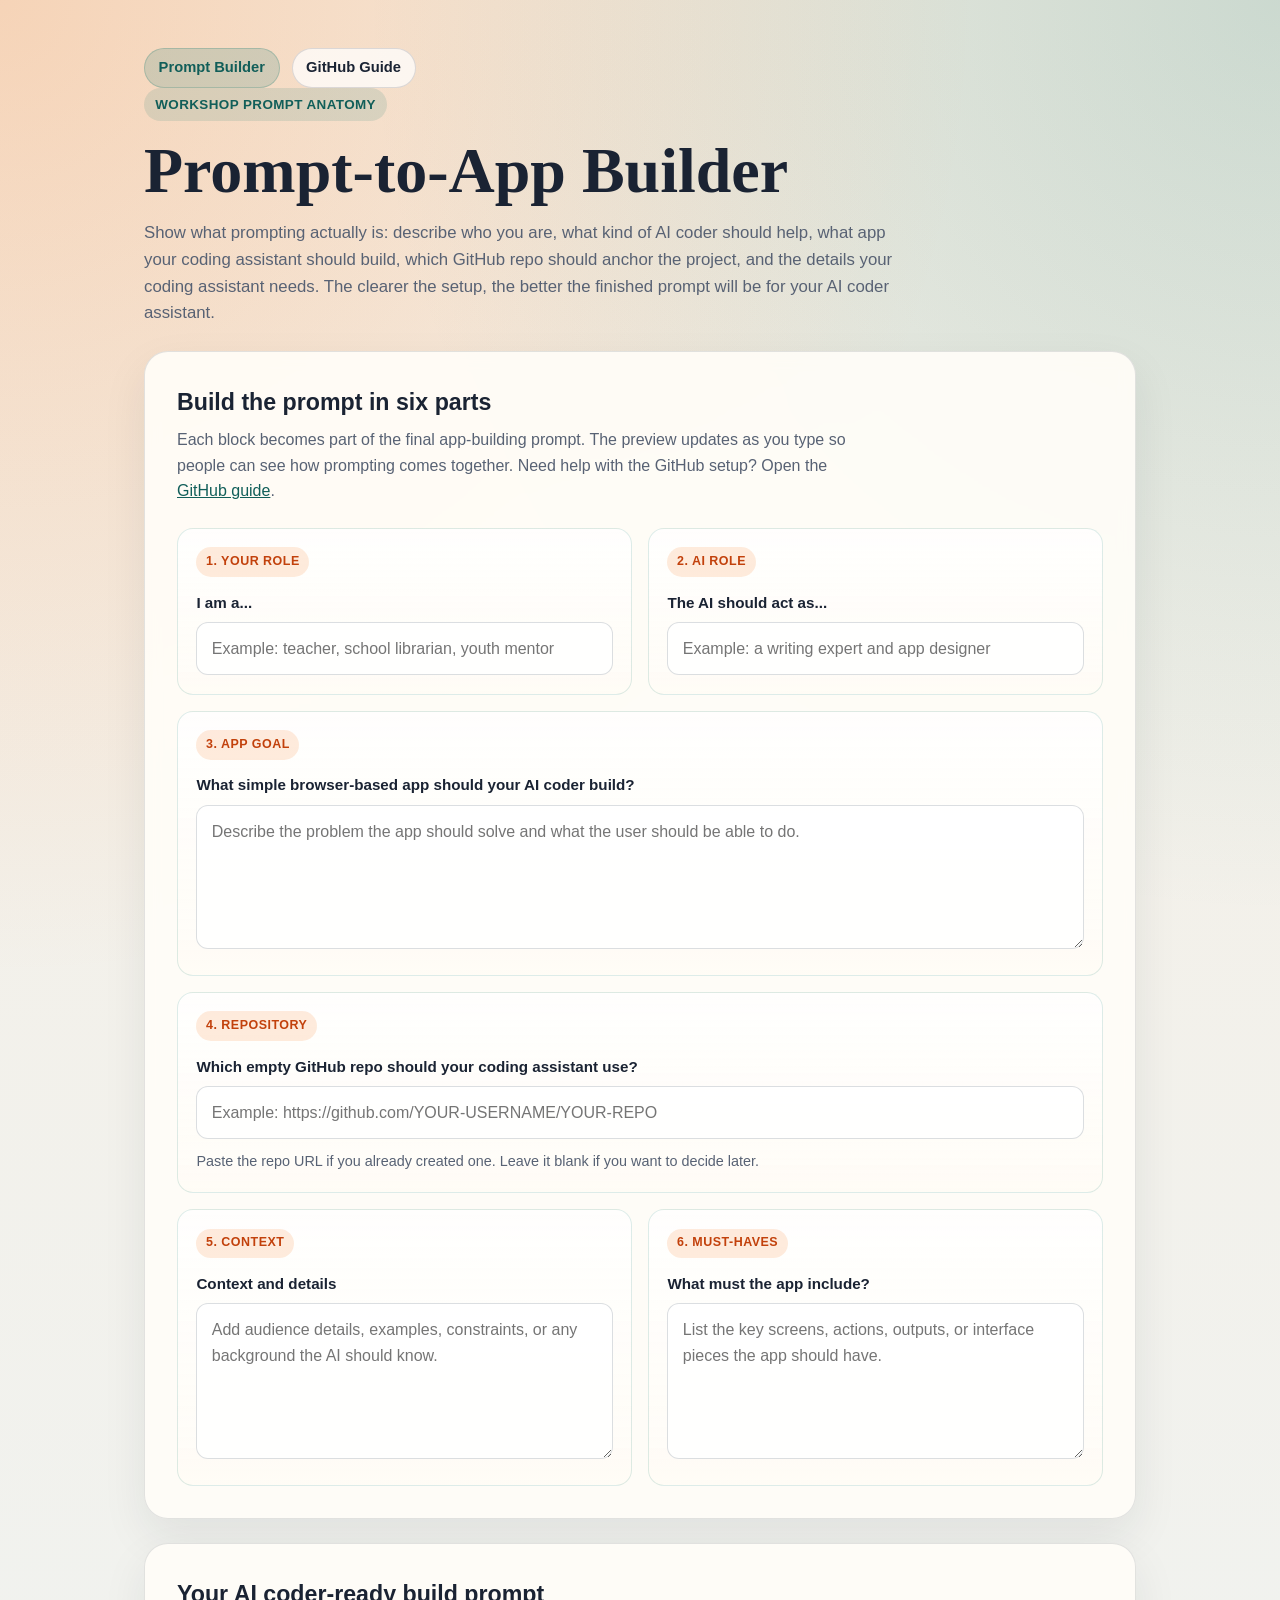
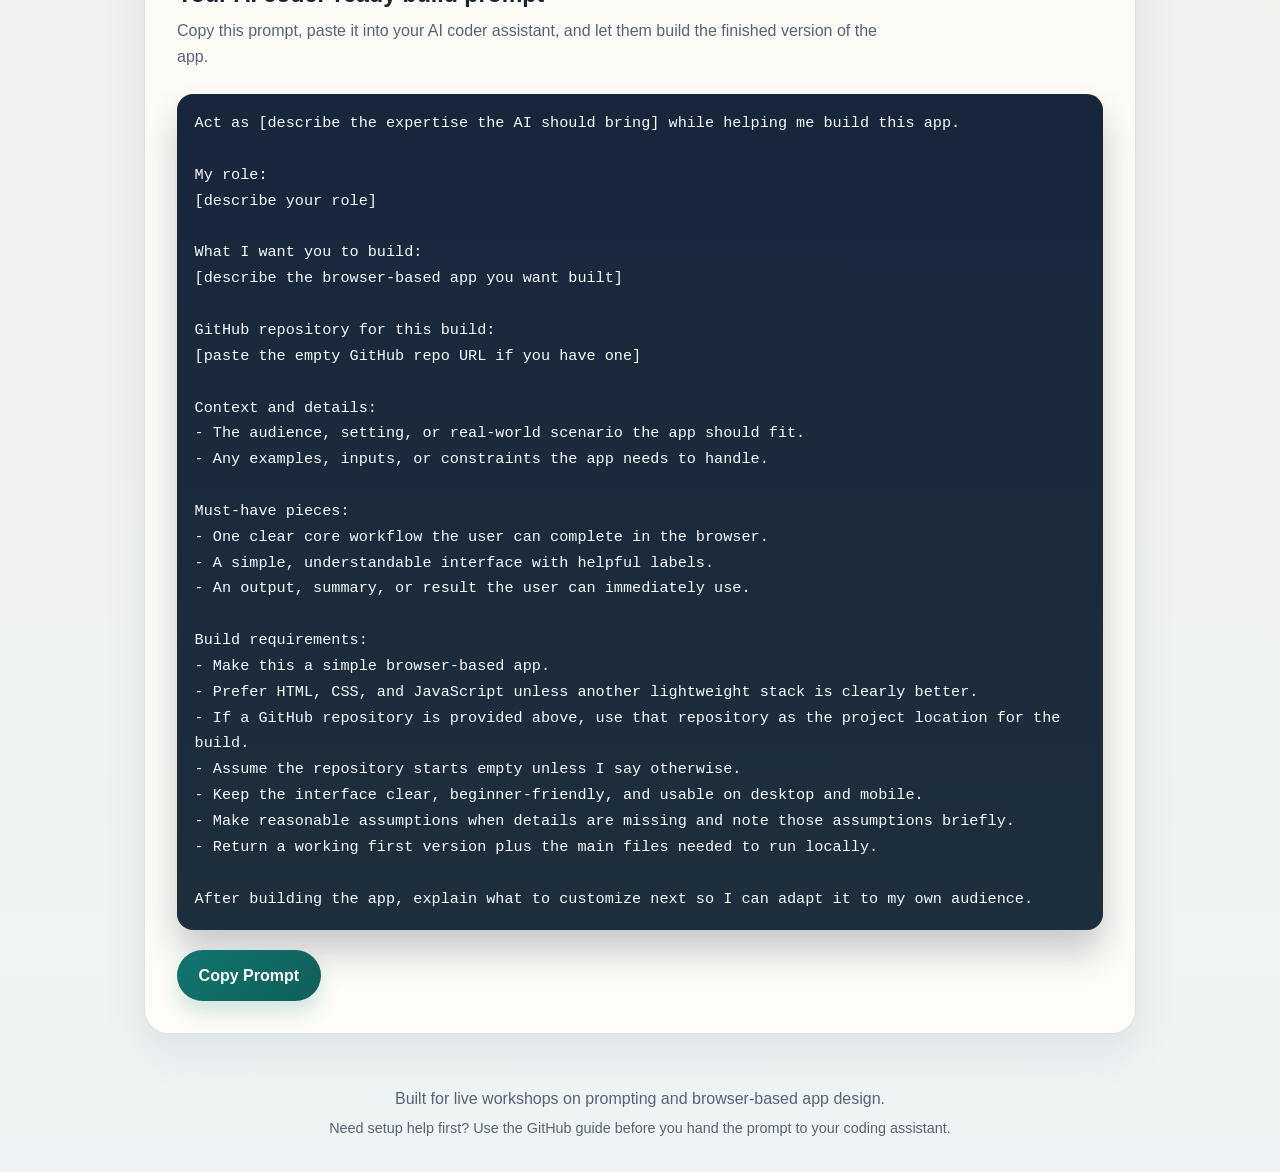
<file: index.html>
<!DOCTYPE html>
<html lang="en">
<head>
  <meta charset="UTF-8" />
  <meta name="viewport" content="width=device-width, initial-scale=1.0" />
  <title>Prompt-to-App Builder</title>
  <link rel="stylesheet" href="style.css" />
</head>
<body>
  <header>
    <nav class="top-nav" aria-label="Primary">
      <a class="nav-link is-current" href="index.html">Prompt Builder</a>
      <a class="nav-link" href="github-guide.html">GitHub Guide</a>
    </nav>
    <p class="eyebrow">Workshop prompt anatomy</p>
    <h1>Prompt-to-App Builder</h1>
    <p class="subtitle">
      Show what prompting actually is: describe who you are, what kind of AI
      coder should help, what app your coding assistant should build, which
      GitHub repo should anchor the project, and the details your coding
      assistant needs. The clearer the setup, the better the finished prompt
      will be for your AI coder assistant.
    </p>
  </header>

  <main>
    <section class="form-section" aria-label="Prompt builder form">
      <div class="section-heading">
        <h2>Build the prompt in six parts</h2>
        <p>
          Each block becomes part of the final app-building prompt. The preview
          updates as you type so people can see how prompting comes together.
          Need help with the GitHub setup? Open the
          <a href="github-guide.html">GitHub guide</a>.
        </p>
      </div>

      <div class="prompt-grid">
        <div class="prompt-block">
          <p class="block-label">1. Your role</p>
          <label for="userRole">I am a...</label>
          <input
            type="text"
            id="userRole"
            name="userRole"
            placeholder="Example: teacher, school librarian, youth mentor"
            maxlength="120"
          />
        </div>

        <div class="prompt-block">
          <p class="block-label">2. AI role</p>
          <label for="aiRole">The AI should act as...</label>
          <input
            type="text"
            id="aiRole"
            name="aiRole"
            placeholder="Example: a writing expert and app designer"
            maxlength="160"
          />
        </div>

        <div class="prompt-block prompt-block-wide">
          <p class="block-label">3. App goal</p>
          <label for="appIdea">What simple browser-based app should your AI coder build?</label>
          <textarea
            id="appIdea"
            name="appIdea"
            rows="4"
            placeholder="Describe the problem the app should solve and what the user should be able to do."
            maxlength="500"
          ></textarea>
        </div>

        <div class="prompt-block prompt-block-wide">
          <p class="block-label">4. Repository</p>
          <label for="repoUrl">Which empty GitHub repo should your coding assistant use?</label>
          <input
            type="url"
            id="repoUrl"
            name="repoUrl"
            placeholder="Example: https://github.com/YOUR-USERNAME/YOUR-REPO"
            maxlength="240"
          />
          <p class="field-note">
            Paste the repo URL if you already created one. Leave it blank if
            you want to decide later.
          </p>
        </div>

        <div class="prompt-block">
          <p class="block-label">5. Context</p>
          <label for="contextDetails">Context and details</label>
          <textarea
            id="contextDetails"
            name="contextDetails"
            rows="5"
            placeholder="Add audience details, examples, constraints, or any background the AI should know."
            maxlength="1000"
          ></textarea>
        </div>

        <div class="prompt-block">
          <p class="block-label">6. Must-haves</p>
          <label for="mustHaves">What must the app include?</label>
          <textarea
            id="mustHaves"
            name="mustHaves"
            rows="5"
            placeholder="List the key screens, actions, outputs, or interface pieces the app should have."
            maxlength="1000"
          ></textarea>
        </div>
      </div>
    </section>

    <section
      class="results-section"
      aria-live="polite"
      aria-label="Generated build prompt"
    >
      <div class="section-heading">
        <h2>Your AI coder-ready build prompt</h2>
        <p>
          Copy this prompt, paste it into your AI coder assistant, and let
          them build the finished version of the app.
        </p>
      </div>

      <div class="prompt-output-card">
        <pre id="promptOutput" class="prompt-output"></pre>
      </div>

      <div class="action-row">
        <button type="button" id="copyBtn" class="btn-primary">Copy Prompt</button>
        <p class="copy-feedback" id="copyFeedback" aria-live="polite"></p>
      </div>
    </section>
  </main>

  <footer>
    <p>
      Built for live workshops on prompting and browser-based app design.
    </p>
    <p class="footer-note">
      Need setup help first? Use the GitHub guide before you hand the prompt to
      your coding assistant.
    </p>
  </footer>

  <script src="script.js"></script>
</body>
</html>
</file>
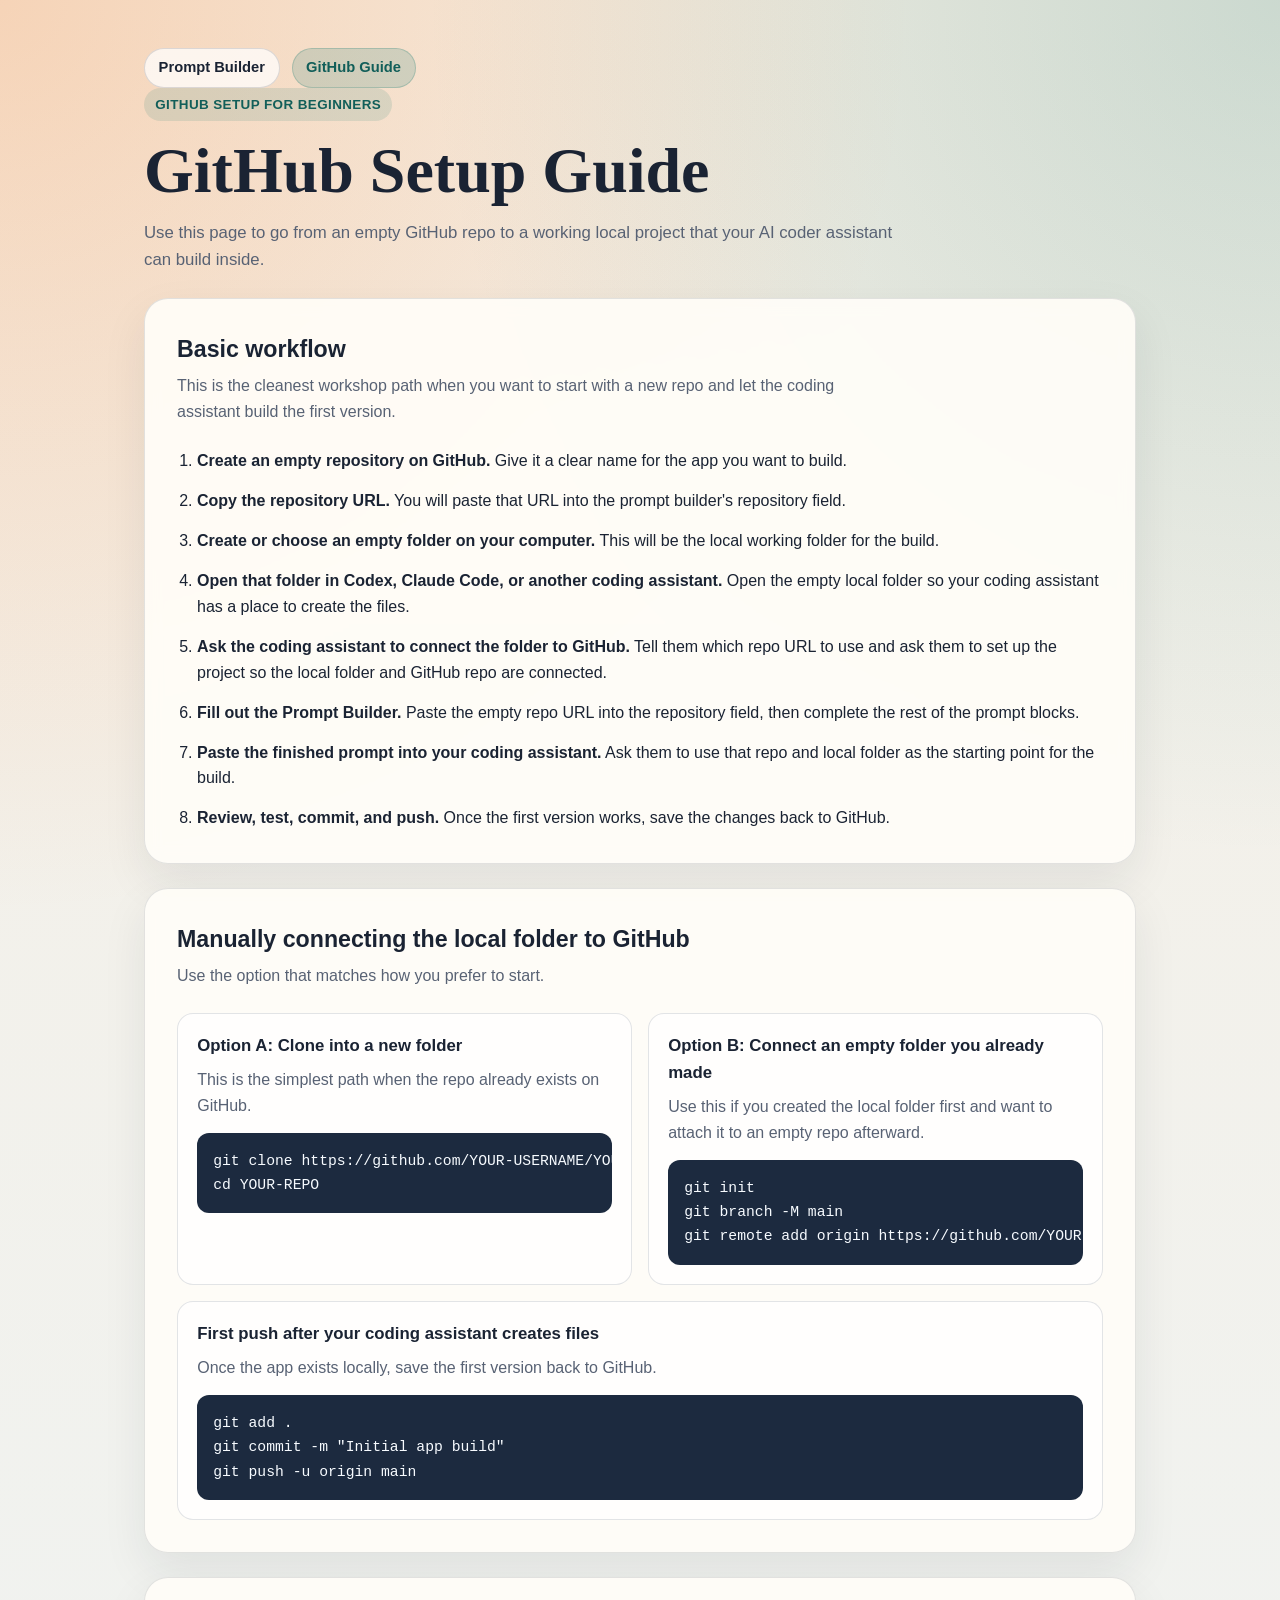
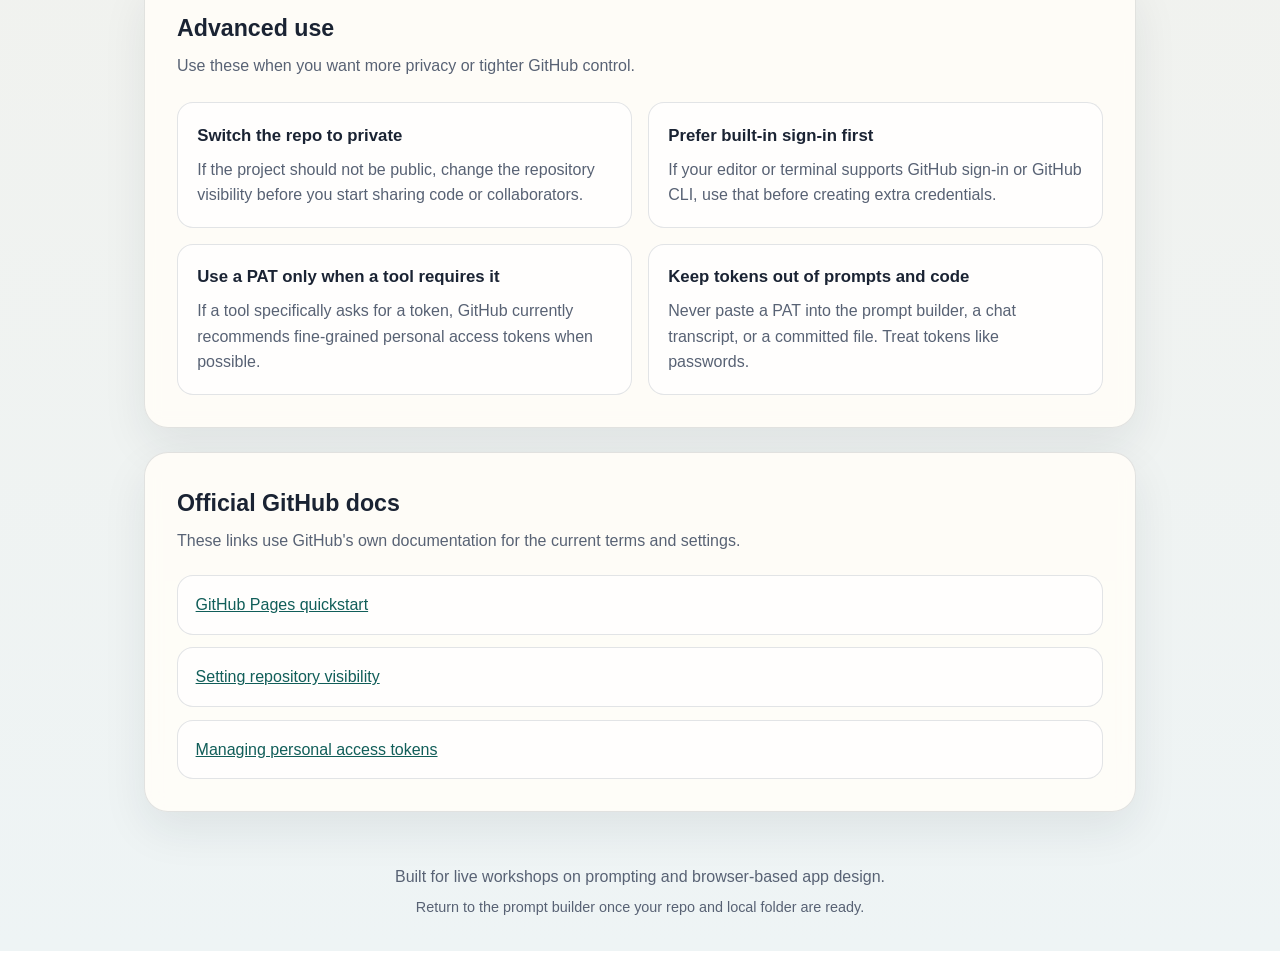
<file: github-guide.html>
<!DOCTYPE html>
<html lang="en">
<head>
  <meta charset="UTF-8" />
  <meta name="viewport" content="width=device-width, initial-scale=1.0" />
  <title>GitHub Guide | Prompt-to-App Builder</title>
  <link rel="stylesheet" href="style.css" />
</head>
<body>
  <header>
    <nav class="top-nav" aria-label="Primary">
      <a class="nav-link" href="index.html">Prompt Builder</a>
      <a class="nav-link is-current" href="github-guide.html">GitHub Guide</a>
    </nav>
    <p class="eyebrow">GitHub setup for beginners</p>
    <h1>GitHub Setup Guide</h1>
    <p class="subtitle">
      Use this page to go from an empty GitHub repo to a working local project
      that your AI coder assistant can build inside.
    </p>
  </header>

  <main>
    <section class="guide-section">
      <div class="section-heading">
        <h2>Basic workflow</h2>
        <p>
          This is the cleanest workshop path when you want to start with a new
          repo and let the coding assistant build the first version.
        </p>
      </div>

      <ol class="step-list">
        <li>
          <strong>Create an empty repository on GitHub.</strong>
          Give it a clear name for the app you want to build.
        </li>
        <li>
          <strong>Copy the repository URL.</strong>
          You will paste that URL into the prompt builder's repository field.
        </li>
        <li>
          <strong>Create or choose an empty folder on your computer.</strong>
          This will be the local working folder for the build.
        </li>
        <li>
          <strong>Open that folder in Codex, Claude Code, or another coding assistant.</strong>
          Open the empty local folder so your coding assistant has a place to
          create the files.
        </li>
        <li>
          <strong>Ask the coding assistant to connect the folder to GitHub.</strong>
          Tell them which repo URL to use and ask them to set up the project so
          the local folder and GitHub repo are connected.
        </li>
        <li>
          <strong>Fill out the Prompt Builder.</strong>
          Paste the empty repo URL into the repository field, then complete the
          rest of the prompt blocks.
        </li>
        <li>
          <strong>Paste the finished prompt into your coding assistant.</strong>
          Ask them to use that repo and local folder as the starting point for
          the build.
        </li>
        <li>
          <strong>Review, test, commit, and push.</strong>
          Once the first version works, save the changes back to GitHub.
        </li>
      </ol>
    </section>

    <section class="guide-section">
      <div class="section-heading">
        <h2>Manually connecting the local folder to GitHub</h2>
        <p>
          Use the option that matches how you prefer to start.
        </p>
      </div>

      <div class="tutorial-grid">
        <article class="tutorial-card">
          <h3>Option A: Clone into a new folder</h3>
          <p>
            This is the simplest path when the repo already exists on GitHub.
          </p>
          <pre class="code-block"><code>git clone https://github.com/YOUR-USERNAME/YOUR-REPO.git
cd YOUR-REPO</code></pre>
        </article>

        <article class="tutorial-card">
          <h3>Option B: Connect an empty folder you already made</h3>
          <p>
            Use this if you created the local folder first and want to attach it
            to an empty repo afterward.
          </p>
          <pre class="code-block"><code>git init
git branch -M main
git remote add origin https://github.com/YOUR-USERNAME/YOUR-REPO.git</code></pre>
        </article>

        <article class="tutorial-card tutorial-card-wide">
          <h3>First push after your coding assistant creates files</h3>
          <p>
            Once the app exists locally, save the first version back to GitHub.
          </p>
          <pre class="code-block"><code>git add .
git commit -m "Initial app build"
git push -u origin main</code></pre>
        </article>
      </div>
    </section>

    <section class="guide-section">
      <div class="section-heading">
        <h2>Advanced use</h2>
        <p>
          Use these when you want more privacy or tighter GitHub control.
        </p>
      </div>

      <div class="tutorial-grid">
        <article class="tutorial-card">
          <h3>Switch the repo to private</h3>
          <p>
            If the project should not be public, change the repository
            visibility before you start sharing code or collaborators.
          </p>
        </article>

        <article class="tutorial-card">
          <h3>Prefer built-in sign-in first</h3>
          <p>
            If your editor or terminal supports GitHub sign-in or GitHub CLI,
            use that before creating extra credentials.
          </p>
        </article>

        <article class="tutorial-card">
          <h3>Use a PAT only when a tool requires it</h3>
          <p>
            If a tool specifically asks for a token, GitHub currently recommends
            fine-grained personal access tokens when possible.
          </p>
        </article>

        <article class="tutorial-card">
          <h3>Keep tokens out of prompts and code</h3>
          <p>
            Never paste a PAT into the prompt builder, a chat transcript, or a
            committed file. Treat tokens like passwords.
          </p>
        </article>
      </div>
    </section>

    <section class="guide-section">
      <div class="section-heading">
        <h2>Official GitHub docs</h2>
        <p>
          These links use GitHub's own documentation for the current terms and
          settings.
        </p>
      </div>

      <ul class="resource-list">
        <li>
          <a href="https://docs.github.com/en/pages/quickstart">GitHub Pages quickstart</a>
        </li>
        <li>
          <a href="https://docs.github.com/en/repositories/managing-your-repositorys-settings-and-features/managing-repository-settings/setting-repository-visibility">Setting repository visibility</a>
        </li>
        <li>
          <a href="https://docs.github.com/en/authentication/keeping-your-account-and-data-secure/managing-your-personal-access-tokens">Managing personal access tokens</a>
        </li>
      </ul>
    </section>
  </main>

  <footer>
    <p>
      Built for live workshops on prompting and browser-based app design.
    </p>
    <p class="footer-note">
      Return to the prompt builder once your repo and local folder are ready.
    </p>
  </footer>
</body>
</html>
</file>
<file: style.css>
*,
*::before,
*::after {
  box-sizing: border-box;
}

body,
h1,
h2,
h3,
p,
pre,
ol,
ul,
li {
  margin: 0;
}

ol,
ul {
  padding: 0;
}

:root {
  --color-bg: #f5efe5;
  --color-bg-soft: #eef4f5;
  --color-surface: rgba(255, 253, 248, 0.92);
  --color-surface-strong: #132238;
  --color-primary: #0f766e;
  --color-primary-dark: #115e59;
  --color-accent: #f97316;
  --color-border: rgba(19, 34, 56, 0.12);
  --color-text: #1a2333;
  --color-muted: #586274;
  --color-output-text: #f7fbff;
  --color-success: #166534;
  --shadow-soft: 0 18px 45px rgba(26, 35, 51, 0.08);
  --shadow-output: 0 22px 36px rgba(19, 34, 56, 0.24);
  --radius-lg: 24px;
  --radius-md: 16px;
  --radius-sm: 12px;
  --font-body: "Aptos", "Segoe UI", sans-serif;
  --font-display: Georgia, "Times New Roman", serif;
  --max-width: 1040px;
}

body {
  min-height: 100vh;
  font-family: var(--font-body);
  color: var(--color-text);
  line-height: 1.6;
  background:
    radial-gradient(circle at top left, rgba(249, 115, 22, 0.22), transparent 32%),
    radial-gradient(circle at top right, rgba(15, 118, 110, 0.18), transparent 30%),
    linear-gradient(180deg, var(--color-bg) 0%, var(--color-bg-soft) 100%);
}

header,
main,
footer {
  width: min(100%, var(--max-width));
  margin: 0 auto;
  padding-left: 1.5rem;
  padding-right: 1.5rem;
}

header {
  padding-top: 3rem;
  padding-bottom: 1.5rem;
}

.top-nav {
  display: flex;
  flex-wrap: wrap;
  gap: 0.75rem;
}

.nav-link {
  display: inline-flex;
  align-items: center;
  padding: 0.45rem 0.85rem;
  border: 1px solid rgba(19, 34, 56, 0.14);
  border-radius: 999px;
  background: rgba(255, 255, 255, 0.72);
  color: var(--color-text);
  font-size: 0.92rem;
  font-weight: 700;
  text-decoration: none;
  transition: transform 140ms ease, box-shadow 140ms ease, background 140ms ease;
}

.nav-link:hover,
.nav-link:focus-visible {
  transform: translateY(-1px);
  box-shadow: 0 10px 18px rgba(19, 34, 56, 0.08);
}

.nav-link.is-current {
  background: rgba(15, 118, 110, 0.16);
  color: var(--color-primary-dark);
  border-color: rgba(15, 118, 110, 0.22);
}

.eyebrow {
  display: inline-flex;
  align-items: center;
  gap: 0.4rem;
  padding: 0.35rem 0.7rem;
  border-radius: 999px;
  background: rgba(15, 118, 110, 0.12);
  color: var(--color-primary-dark);
  font-size: 0.84rem;
  font-weight: 700;
  letter-spacing: 0.03em;
  text-transform: uppercase;
}

header h1 {
  margin-top: 1rem;
  font-family: var(--font-display);
  font-size: clamp(2.2rem, 5vw, 4rem);
  line-height: 1.05;
}

.subtitle {
  max-width: 760px;
  margin-top: 1rem;
  font-size: 1.05rem;
  color: var(--color-muted);
}

.subtitle a,
.section-heading a,
.resource-list a,
footer a {
  color: var(--color-primary-dark);
}

main {
  display: grid;
  gap: 1.5rem;
  padding-bottom: 2.5rem;
}

.form-section,
.results-section,
.guide-section {
  padding: 2rem;
  border: 1px solid var(--color-border);
  border-radius: var(--radius-lg);
  background: var(--color-surface);
  box-shadow: var(--shadow-soft);
  backdrop-filter: blur(8px);
  animation: rise-in 420ms ease-out;
}

.section-heading h2 {
  font-size: 1.45rem;
  margin-bottom: 0.35rem;
}

.section-heading p {
  max-width: 700px;
  color: var(--color-muted);
}

.field-note {
  margin-top: 0.7rem;
  font-size: 0.9rem;
  color: var(--color-muted);
}

.prompt-grid {
  display: grid;
  grid-template-columns: repeat(2, minmax(0, 1fr));
  gap: 1rem;
  margin-top: 1.5rem;
}

.prompt-block {
  padding: 1.15rem;
  border: 1px solid rgba(15, 118, 110, 0.14);
  border-radius: var(--radius-md);
  background:
    linear-gradient(180deg, rgba(255, 255, 255, 0.82), rgba(255, 252, 246, 0.92));
}

.prompt-block-wide {
  grid-column: span 2;
}

.block-label {
  display: inline-flex;
  margin-bottom: 0.85rem;
  padding: 0.3rem 0.6rem;
  border-radius: 999px;
  background: rgba(249, 115, 22, 0.14);
  color: #c2410c;
  font-size: 0.78rem;
  font-weight: 700;
  letter-spacing: 0.04em;
  text-transform: uppercase;
}

label {
  display: block;
  margin-bottom: 0.45rem;
  font-size: 0.95rem;
  font-weight: 700;
}

input[type="text"],
input[type="url"],
select,
textarea {
  width: 100%;
  border: 1px solid rgba(19, 34, 56, 0.15);
  border-radius: var(--radius-sm);
  background: rgba(255, 255, 255, 0.88);
  color: var(--color-text);
  font: inherit;
  padding: 0.8rem 0.9rem;
  outline: none;
  transition: border-color 160ms ease, box-shadow 160ms ease, transform 160ms ease;
}

textarea {
  min-height: 9rem;
  resize: vertical;
}

input[type="text"]:focus,
input[type="url"]:focus,
select:focus,
textarea:focus {
  border-color: rgba(15, 118, 110, 0.65);
  box-shadow: 0 0 0 4px rgba(15, 118, 110, 0.12);
  transform: translateY(-1px);
}

.prompt-output-card {
  margin-top: 1.5rem;
  padding: 1.1rem;
  border-radius: var(--radius-md);
  background:
    linear-gradient(180deg, rgba(19, 34, 56, 0.98), rgba(17, 35, 50, 0.95));
  box-shadow: var(--shadow-output);
}

.prompt-output {
  white-space: pre-wrap;
  word-break: break-word;
  min-height: 22rem;
  color: var(--color-output-text);
  font-family: Consolas, "Courier New", monospace;
  font-size: 0.95rem;
  line-height: 1.7;
}

.action-row {
  display: flex;
  flex-wrap: wrap;
  align-items: center;
  gap: 0.85rem;
  margin-top: 1.25rem;
}

.btn-primary {
  border: none;
  border-radius: 999px;
  background: linear-gradient(135deg, var(--color-primary), var(--color-primary-dark));
  color: #fff;
  font: inherit;
  font-weight: 700;
  padding: 0.8rem 1.35rem;
  cursor: pointer;
  transition: transform 140ms ease, box-shadow 140ms ease;
  box-shadow: 0 12px 20px rgba(15, 118, 110, 0.18);
}

.btn-primary:hover {
  transform: translateY(-1px);
  box-shadow: 0 14px 24px rgba(15, 118, 110, 0.24);
}

.btn-primary:active {
  transform: translateY(0);
}

.copy-feedback {
  min-height: 1.5rem;
  font-size: 0.92rem;
  font-weight: 700;
  color: var(--color-success);
}

.step-list {
  display: grid;
  gap: 0.9rem;
  margin-top: 1.5rem;
  padding-left: 1.25rem;
}

.step-list li {
  color: var(--color-text);
}

.tutorial-grid {
  display: grid;
  grid-template-columns: repeat(2, minmax(0, 1fr));
  gap: 1rem;
  margin-top: 1.5rem;
}

.tutorial-card {
  padding: 1.2rem;
  border: 1px solid rgba(19, 34, 56, 0.12);
  border-radius: var(--radius-md);
  background: rgba(255, 255, 255, 0.82);
}

.tutorial-card h3 {
  font-size: 1.05rem;
  margin-bottom: 0.45rem;
}

.tutorial-card p {
  color: var(--color-muted);
}

.tutorial-card-wide {
  grid-column: span 2;
}

.code-block {
  margin-top: 0.9rem;
  padding: 1rem;
  border-radius: var(--radius-sm);
  background: rgba(19, 34, 56, 0.96);
  color: var(--color-output-text);
  font-family: Consolas, "Courier New", monospace;
  font-size: 0.92rem;
  line-height: 1.65;
  overflow-x: auto;
}

.resource-list {
  display: grid;
  gap: 0.8rem;
  margin-top: 1.35rem;
  list-style: none;
}

.resource-list li {
  padding: 1rem 1.1rem;
  border: 1px solid rgba(19, 34, 56, 0.12);
  border-radius: var(--radius-md);
  background: rgba(255, 255, 255, 0.82);
}

footer {
  padding-top: 0.75rem;
  padding-bottom: 2rem;
  text-align: center;
  color: var(--color-muted);
}

.footer-note {
  margin-top: 0.35rem;
  font-size: 0.9rem;
}

[hidden] {
  display: none !important;
}

@keyframes rise-in {
  from {
    opacity: 0;
    transform: translateY(18px);
  }

  to {
    opacity: 1;
    transform: translateY(0);
  }
}

@media (max-width: 760px) {
  header {
    padding-top: 2rem;
  }

  .form-section,
  .results-section,
  .guide-section {
    padding: 1.25rem;
  }

  .prompt-grid {
    grid-template-columns: 1fr;
  }

  .prompt-block-wide {
    grid-column: span 1;
  }

  .tutorial-grid {
    grid-template-columns: 1fr;
  }

  .tutorial-card-wide {
    grid-column: span 1;
  }

  .prompt-output {
    min-height: 18rem;
  }
}
</file>
